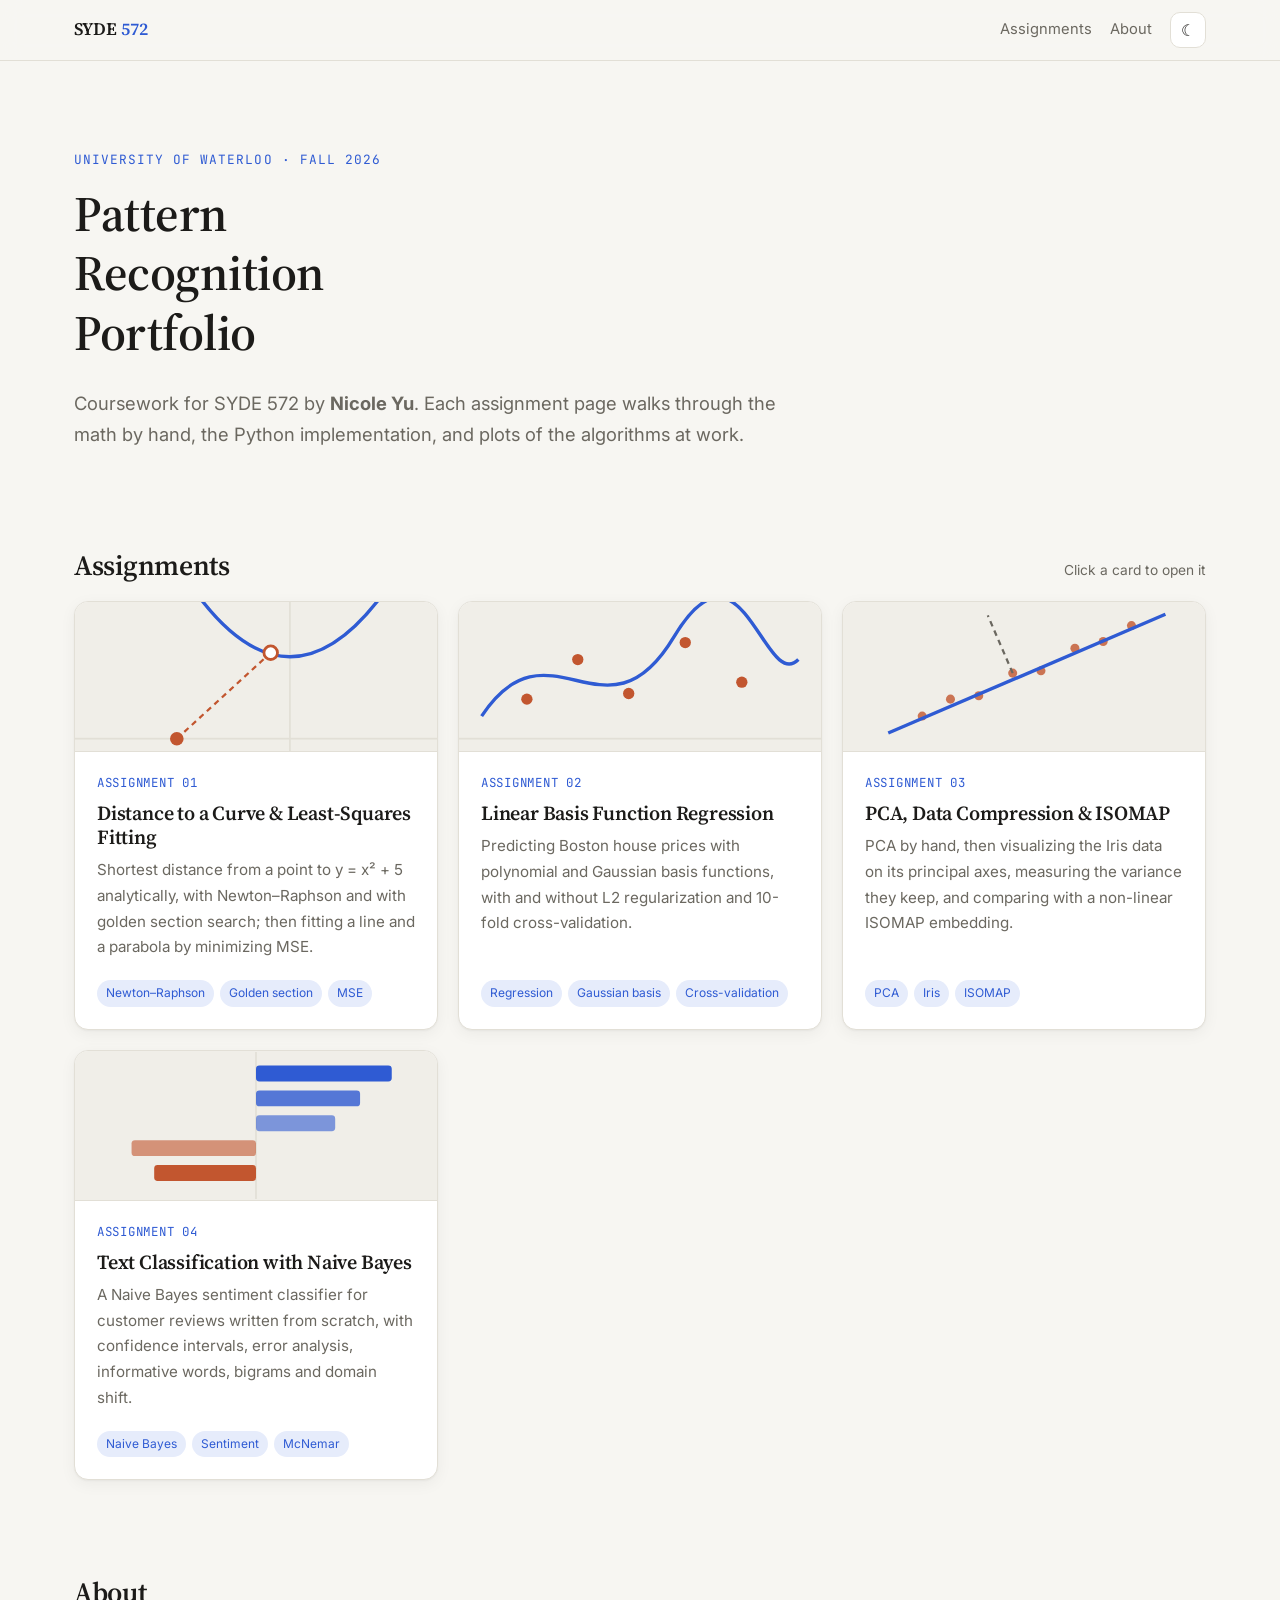
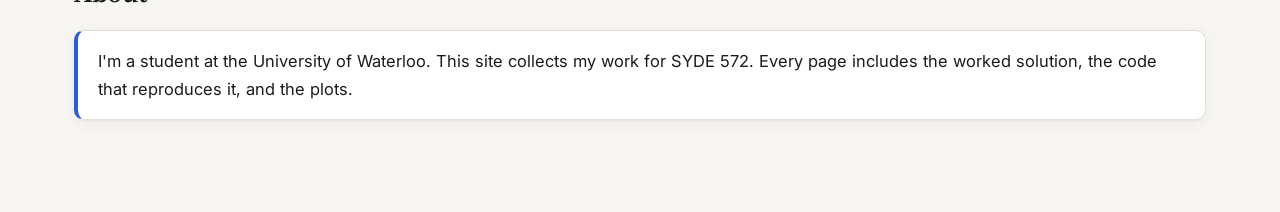
<file: index.html>
<!DOCTYPE html>
<html lang="en">

<head>
  <meta charset="utf-8">
  <meta name="viewport" content="width=device-width, initial-scale=1">
  <title>SYDE 572 Portfolio</title>
  <meta name="description" content="Assignment portfolio for SYDE 572: Introduction to Pattern Recognition.">
  <link rel="preconnect" href="https://fonts.googleapis.com">
  <link rel="preconnect" href="https://fonts.gstatic.com" crossorigin>
  <link
    href="https://fonts.googleapis.com/css2?family=Inter:wght@400;500;600&family=JetBrains+Mono:wght@400;600&family=Source+Serif+4:opsz,wght@8..60,500;8..60,600&display=swap"
    rel="stylesheet">
  <link rel="stylesheet" href="style.css">
  <script src="site.js"></script>
</head>

<body>

  <header class="topbar">
    <div class="topbar-inner">
      <a class="brand" href="./">SYDE <span>572</span></a>
      <nav class="nav">
        <a class="hide-sm" href="#assignments">Assignments</a>
        <a class="hide-sm" href="#about">About</a>
        <button class="theme-toggle" type="button" aria-label="Toggle theme">☾</button>
      </nav>
    </div>
  </header>

  <main>
    <section class="hero container">
      <div class="eyebrow">University of Waterloo · Fall 2026</div>
      <!-- EDIT: your name -->
      <h1>Pattern Recognition Portfolio</h1>
      <p class="lede">
        Coursework for SYDE 572 by <strong>Nicole Yu</strong>. Each assignment page walks through the
        math by hand, the Python implementation, and plots of the algorithms at work.
      </p>
    </section>

    <section class="container" id="assignments">
      <div class="section-title">
        <h2>Assignments</h2>
        <small>Click a card to open it</small>
      </div>

      <div class="cards">
        <a class="card" href="./A1/">
          <div class="card-art" aria-hidden="true">
            <svg viewBox="0 0 320 150" preserveAspectRatio="xMidYMid slice">
              <line x1="0" y1="130" x2="320" y2="130" stroke="var(--border)" stroke-width="1.5" />
              <line x1="190" y1="0" x2="190" y2="150" stroke="var(--border)" stroke-width="1.5" />
              <path d="M110 5 Q190 110 270 5" fill="none" stroke="var(--accent)" stroke-width="3" />
              <line x1="90" y1="130" x2="173" y2="54" stroke="var(--accent-2)" stroke-width="2"
                stroke-dasharray="5 4" />
              <circle cx="90" cy="130" r="6" fill="var(--accent-2)" />
              <circle cx="173" cy="54" r="6" fill="var(--surface)" stroke="var(--accent-2)" stroke-width="2.5" />
            </svg>
          </div>
          <div class="card-body">
            <div class="card-num">ASSIGNMENT 01</div>
            <h3>Distance to a Curve &amp; Least-Squares Fitting</h3>
            <p>Shortest distance from a point to y = x² + 5 analytically, with Newton–Raphson and with golden section
              search; then fitting a line and a parabola by minimizing MSE.</p>
            <div class="tags">
              <span class="tag">Newton–Raphson</span>
              <span class="tag">Golden section</span>
              <span class="tag">MSE</span>
            </div>
          </div>
        </a>

        <a class="card" href="./A2/">
          <div class="card-art" aria-hidden="true">
            <svg viewBox="0 0 320 150" preserveAspectRatio="xMidYMid slice">
              <line x1="0" y1="130" x2="320" y2="130" stroke="var(--border)" stroke-width="1.5" />
              <g fill="var(--accent-2)">
                <circle cx="60" cy="95" r="5" />
                <circle cx="105" cy="60" r="5" />
                <circle cx="150" cy="90" r="5" />
                <circle cx="200" cy="45" r="5" />
                <circle cx="250" cy="80" r="5" />
              </g>
              <path d="M20 110 C80 20 130 140 190 40 S270 90 300 60" fill="none" stroke="var(--accent)" stroke-width="3" />
            </svg>
          </div>
          <div class="card-body">
            <div class="card-num">ASSIGNMENT 02</div>
            <h3>Linear Basis Function Regression</h3>
            <p>Predicting Boston house prices with polynomial and Gaussian basis functions, with and without L2
              regularization and 10-fold cross-validation.</p>
            <div class="tags">
              <span class="tag">Regression</span>
              <span class="tag">Gaussian basis</span>
              <span class="tag">Cross-validation</span>
            </div>
          </div>
        </a>

        <a class="card" href="./A3/">
          <div class="card-art" aria-hidden="true">
            <svg viewBox="0 0 320 150" preserveAspectRatio="xMidYMid slice">
              <g fill="var(--accent-2)" opacity=".8">
                <circle cx="70" cy="110" r="4" /><circle cx="95" cy="95" r="4" /><circle cx="120" cy="92" r="4" />
                <circle cx="150" cy="72" r="4" /><circle cx="175" cy="70" r="4" /><circle cx="205" cy="50" r="4" />
                <circle cx="230" cy="44" r="4" /><circle cx="255" cy="30" r="4" />
              </g>
              <line x1="40" y1="125" x2="285" y2="20" stroke="var(--accent)" stroke-width="3" />
              <line x1="150" y1="72" x2="128" y2="21" stroke="var(--muted)" stroke-width="2" stroke-dasharray="5 4" />
            </svg>
          </div>
          <div class="card-body">
            <div class="card-num">ASSIGNMENT 03</div>
            <h3>PCA, Data Compression &amp; ISOMAP</h3>
            <p>PCA by hand, then visualizing the Iris data on its principal axes, measuring the variance they keep, and
              comparing with a non-linear ISOMAP embedding.</p>
            <div class="tags">
              <span class="tag">PCA</span>
              <span class="tag">Iris</span>
              <span class="tag">ISOMAP</span>
            </div>
          </div>
        </a>
        <a class="card" href="./A4/">
          <div class="card-art" aria-hidden="true">
            <svg viewBox="0 0 320 150" preserveAspectRatio="xMidYMid slice">
              <line x1="160" y1="10" x2="160" y2="140" stroke="var(--border)" stroke-width="1.5" />
              <rect x="160" y="22" width="120" height="14" rx="3" fill="var(--accent)" />
              <rect x="160" y="44" width="92" height="14" rx="3" fill="var(--accent)" opacity=".8" />
              <rect x="160" y="66" width="70" height="14" rx="3" fill="var(--accent)" opacity=".6" />
              <rect x="50" y="88" width="110" height="14" rx="3" fill="var(--accent-2)" opacity=".6" />
              <rect x="70" y="110" width="90" height="14" rx="3" fill="var(--accent-2)" />
            </svg>
          </div>
          <div class="card-body">
            <div class="card-num">ASSIGNMENT 04</div>
            <h3>Text Classification with Naive Bayes</h3>
            <p>A Naive Bayes sentiment classifier for customer reviews written from scratch, with confidence
              intervals, error analysis, informative words, bigrams and domain shift.</p>
            <div class="tags">
              <span class="tag">Naive Bayes</span>
              <span class="tag">Sentiment</span>
              <span class="tag">McNemar</span>
            </div>
          </div>
        </a>
      </div>
    </section>

    <section class="container" id="about" style="padding-bottom:72px">
      <div class="section-title">
        <h2>About</h2>
      </div>
      <div class="callout">
        <!-- EDIT: a sentence or two about you -->
        <p>I'm a student at the University of Waterloo. This site collects my work for SYDE 572. Every page includes the
          worked solution, the code that reproduces it, and the plots.</p>
      </div>
    </section>
  </main>

</body>

</html>
</file>
<file: style.css>
/* ============================================================
   SYDE 572 portfolio — shared styles
   Used by /index.html and every assignment page (../style.css)
   ============================================================ */

:root {
    --bg: #f7f6f2;
    --surface: #ffffff;
    --surface-2: #f0eee8;
    --text: #1c1b19;
    --muted: #6b6860;
    --border: #e2dfd6;
    --accent: #2f5bd3;
    --accent-soft: #e6ecfb;
    --accent-2: #c2562f;
    --good: #2e7d4f;
    --todo-bg: #fff7e0;
    --todo-border: #e8c766;
    --todo-text: #7a5a00;
    --code-bg: #1e1f24;
    --shadow: 0 1px 2px rgba(20, 20, 15, .04), 0 4px 16px rgba(20, 20, 15, .05);
    --radius: 14px;
    --maxw: 1180px;
    --serif: "Source Serif 4", Georgia, "Times New Roman", serif;
    --sans: "Inter", system-ui, -apple-system, "Segoe UI", sans-serif;
    --mono: "JetBrains Mono", ui-monospace, "SFMono-Regular", Menlo, monospace;
    color-scheme: light;
}

:root[data-theme="dark"] {
    --bg: #121316;
    --surface: #1a1c20;
    --surface-2: #22252a;
    --text: #ebe9e4;
    --muted: #9a978f;
    --border: #2e3137;
    --accent: #7ea2ff;
    --accent-soft: #1f2a45;
    --accent-2: #f08a5d;
    --good: #6fcf97;
    --todo-bg: #2b2616;
    --todo-border: #6b5a22;
    --todo-text: #e9cf7a;
    --code-bg: #0e0f12;
    --shadow: 0 1px 2px rgba(0, 0, 0, .3), 0 4px 16px rgba(0, 0, 0, .25);
    color-scheme: dark;
}

@media (prefers-color-scheme: dark) {
    :root:not([data-theme="light"]) {
        --bg: #121316;
        --surface: #1a1c20;
        --surface-2: #22252a;
        --text: #ebe9e4;
        --muted: #9a978f;
        --border: #2e3137;
        --accent: #7ea2ff;
        --accent-soft: #1f2a45;
        --accent-2: #f08a5d;
        --good: #6fcf97;
        --todo-bg: #2b2616;
        --todo-border: #6b5a22;
        --todo-text: #e9cf7a;
        --code-bg: #0e0f12;
        --shadow: 0 1px 2px rgba(0, 0, 0, .3), 0 4px 16px rgba(0, 0, 0, .25);
        color-scheme: dark;
    }
}

* {
    box-sizing: border-box;
}

html {
    scroll-behavior: smooth;
    scroll-padding-top: 80px;
}

body {
    margin: 0;
    background: var(--bg);
    color: var(--text);
    font-family: var(--sans);
    font-size: 16.5px;
    line-height: 1.7;
    -webkit-font-smoothing: antialiased;
}

a {
    color: var(--accent);
    text-decoration: none;
}

a:hover {
    text-decoration: underline;
    text-underline-offset: 3px;
}

h1,
h2,
h3,
h4 {
    font-family: var(--serif);
    font-weight: 600;
    line-height: 1.2;
    letter-spacing: -0.01em;
    margin: 0 0 .5em;
}

h1 {
    font-size: clamp(2rem, 4.5vw, 3.1rem);
}

h2 {
    font-size: 1.75rem;
}

h3 {
    font-size: 1.3rem;
    margin-top: 1.8em;
}

h4 {
    font-size: 1.05rem;
    font-family: var(--sans);
    margin-top: 1.4em;
}

p {
    margin: 0 0 1em;
}

code {
    font-family: var(--mono);
    font-size: .88em;
    background: var(--surface-2);
    padding: .1em .35em;
    border-radius: 5px;
}

/* ---------- Top bar ---------- */
.topbar {
    position: sticky;
    top: 0;
    z-index: 20;
    background: color-mix(in srgb, var(--bg) 85%, transparent);
    backdrop-filter: blur(10px);
    -webkit-backdrop-filter: blur(10px);
    border-bottom: 1px solid var(--border);
}

.topbar-inner {
    max-width: var(--maxw);
    margin: 0 auto;
    padding: 12px 24px;
    display: flex;
    align-items: center;
    justify-content: space-between;
    gap: 16px;
}

.brand {
    font-family: var(--serif);
    font-weight: 600;
    font-size: 1.1rem;
    color: var(--text);
}

.brand span {
    color: var(--accent);
}

.nav {
    display: flex;
    align-items: center;
    gap: 18px;
    font-size: .92rem;
}

.nav a {
    color: var(--muted);
}

.nav a:hover,
.nav a.active {
    color: var(--text);
    text-decoration: none;
}

.theme-toggle {
    border: 1px solid var(--border);
    background: var(--surface);
    color: var(--text);
    width: 36px;
    height: 36px;
    border-radius: 10px;
    cursor: pointer;
    display: inline-grid;
    place-items: center;
    font-size: 1rem;
}

.theme-toggle:hover {
    border-color: var(--accent);
}

/* ---------- Layout ---------- */
.container {
    max-width: var(--maxw);
    margin: 0 auto;
    padding: 0 24px;
}

/* ---------- Home: hero ---------- */
.hero {
    padding-top: 88px;
    padding-bottom: 56px;
}

.eyebrow {
    font-family: var(--mono);
    font-size: .8rem;
    letter-spacing: .08em;
    text-transform: uppercase;
    color: var(--accent);
    margin-bottom: 14px;
}

.hero h1 {
    max-width: 16ch;
}

.hero .lede {
    font-size: 1.15rem;
    color: var(--muted);
    max-width: 60ch;
    margin-top: 18px;
}

.hero-meta {
    display: flex;
    flex-wrap: wrap;
    gap: 10px;
    margin-top: 26px;
}

.chip {
    display: inline-flex;
    align-items: center;
    gap: 6px;
    font-size: .85rem;
    padding: 6px 12px;
    border-radius: 999px;
    background: var(--surface);
    border: 1px solid var(--border);
    color: var(--muted);
}

/* ---------- Home: assignment cards ---------- */
.section-title {
    display: flex;
    align-items: baseline;
    justify-content: space-between;
    margin: 24px 0 18px;
}

.section-title h2 {
    margin: 0;
}

.section-title small {
    color: var(--muted);
}

.cards {
    display: grid;
    grid-template-columns: repeat(auto-fill, minmax(300px, 1fr));
    gap: 20px;
    padding-bottom: 72px;
}

.card {
    position: relative;
    display: flex;
    flex-direction: column;
    background: var(--surface);
    border: 1px solid var(--border);
    border-radius: var(--radius);
    box-shadow: var(--shadow);
    overflow: hidden;
    color: var(--text);
    transition: transform .18s ease, border-color .18s ease;
}

a.card:hover {
    transform: translateY(-3px);
    border-color: var(--accent);
    text-decoration: none;
}

.card-art {
    height: 150px;
    background: var(--surface-2);
    border-bottom: 1px solid var(--border);
}

.card-art svg {
    width: 100%;
    height: 100%;
    display: block;
}

.card-body {
    padding: 20px 22px 22px;
    display: flex;
    flex-direction: column;
    gap: 8px;
    flex: 1;
}

.card-num {
    font-family: var(--mono);
    font-size: .78rem;
    color: var(--accent);
    letter-spacing: .06em;
}

.card h3 {
    margin: 0;
    font-size: 1.25rem;
}

.card p {
    color: var(--muted);
    font-size: .95rem;
    margin: 0;
}

.card .tags {
    display: flex;
    flex-wrap: wrap;
    gap: 6px;
    margin-top: auto;
    padding-top: 12px;
}

.tag {
    font-size: .75rem;
    padding: 3px 9px;
    border-radius: 999px;
    background: var(--accent-soft);
    color: var(--accent);
}

.card.disabled {
    opacity: .55;
}

.card.disabled .tag {
    background: var(--surface-2);
    color: var(--muted);
}

/* ---------- Assignment page ---------- */
.page-header {
    padding: 56px 0 36px;
    border-bottom: 1px solid var(--border);
    margin-bottom: 40px;
}

.crumbs {
    font-size: .88rem;
    color: var(--muted);
    margin-bottom: 18px;
}

.crumbs a {
    color: var(--muted);
}

.page-header .lede {
    color: var(--muted);
    font-size: 1.1rem;
    max-width: 70ch;
}

.doc {
    display: grid;
    grid-template-columns: 230px minmax(0, 1fr);
    gap: 56px;
    padding-bottom: 96px;
}

.toc {
    position: sticky;
    top: 84px;
    align-self: start;
    max-height: calc(100vh - 100px);
    overflow: auto;
    font-size: .9rem;
}

.toc-title {
    font-family: var(--mono);
    font-size: .75rem;
    text-transform: uppercase;
    letter-spacing: .08em;
    color: var(--muted);
    margin-bottom: 10px;
}

.toc ol {
    list-style: none;
    margin: 0;
    padding: 0;
}

.toc li {
    margin: 0;
}

.toc a {
    display: block;
    color: var(--muted);
    padding: 4px 10px;
    border-left: 2px solid var(--border);
}

.toc a:hover {
    color: var(--text);
    text-decoration: none;
}

.toc a.active {
    color: var(--accent);
    border-left-color: var(--accent);
}

.toc ol ol a {
    padding-left: 22px;
    font-size: .86rem;
}

.toc .part {
    margin-top: 14px;
    font-weight: 600;
    color: var(--text);
}

.content {
    min-width: 0;
}

.content>section {
    margin-bottom: 72px;
}

.part-label {
    font-family: var(--mono);
    font-size: .8rem;
    letter-spacing: .08em;
    text-transform: uppercase;
    color: var(--accent-2);
    margin-bottom: 6px;
}

.content h2 {
    padding-bottom: 12px;
    border-bottom: 1px solid var(--border);
    margin-bottom: 24px;
}

.content section section {
    margin-top: 44px;
}

/* Callouts */
.callout {
    background: var(--surface);
    border: 1px solid var(--border);
    border-left: 4px solid var(--accent);
    border-radius: 10px;
    padding: 16px 20px;
    margin: 20px 0;
    box-shadow: var(--shadow);
}

.callout-title {
    font-weight: 600;
    font-size: .9rem;
    margin-bottom: 6px;
    color: var(--accent);
}

.callout p:last-child {
    margin-bottom: 0;
}

/* Equation blocks */
.eq {
    background: var(--surface);
    border: 1px solid var(--border);
    border-radius: 10px;
    padding: 14px 18px;
    margin: 18px 0;
    overflow-x: auto;
}

.eq .katex-display {
    margin: .4em 0;
}

/* Placeholders for your own content */
.todo {
    background: var(--todo-bg);
    border: 1px dashed var(--todo-border);
    color: var(--todo-text);
    border-radius: 10px;
    padding: 12px 16px;
    margin: 16px 0;
    font-size: .93rem;
}

.todo::before {
    content: "✎ YOUR CONTENT — ";
    font-family: var(--mono);
    font-size: .72rem;
    letter-spacing: .06em;
    font-weight: 600;
}

/* Figures */
.figure-grid {
    display: grid;
    grid-template-columns: repeat(auto-fill, minmax(300px, 1fr));
    gap: 20px;
    margin: 22px 0;
}

.figure-grid.two {
    grid-template-columns: repeat(auto-fill, minmax(420px, 1fr));
}

figure {
    margin: 0;
    background: var(--surface);
    border: 1px solid var(--border);
    border-radius: var(--radius);
    overflow: hidden;
    box-shadow: var(--shadow);
}

figure img {
    display: block;
    width: 100%;
    height: auto;
    max-height: 520px;
    object-fit: contain;
    background: #fff;
    cursor: zoom-in;
}

figcaption {
    padding: 12px 16px;
    font-size: .88rem;
    color: var(--muted);
    border-top: 1px solid var(--border);
}

figcaption b {
    color: var(--text);
    font-weight: 600;
}

.img-missing {
    display: grid;
    place-items: center;
    text-align: center;
    aspect-ratio: 4 / 3;
    background: repeating-linear-gradient(45deg, var(--surface-2), var(--surface-2) 10px, var(--surface) 10px, var(--surface) 20px);
    color: var(--muted);
    font-family: var(--mono);
    font-size: .8rem;
    padding: 16px;
}

/* Lightbox */
.lightbox {
    position: fixed;
    inset: 0;
    z-index: 50;
    display: none;
    place-items: center;
    background: rgba(10, 10, 12, .85);
    padding: 24px;
    cursor: zoom-out;
}

.lightbox.open {
    display: grid;
}

.lightbox img {
    max-width: 100%;
    max-height: 100%;
    border-radius: 8px;
    background: #fff;
}

/* Tables */
.table-wrap {
    overflow-x: auto;
    margin: 20px 0;
    border: 1px solid var(--border);
    border-radius: var(--radius);
    background: var(--surface);
    box-shadow: var(--shadow);
}

table {
    width: 100%;
    border-collapse: collapse;
    font-size: .92rem;
}

th,
td {
    padding: 10px 14px;
    text-align: right;
    border-bottom: 1px solid var(--border);
    white-space: nowrap;
}

th:first-child,
td:first-child {
    text-align: left;
}

thead th {
    background: var(--surface-2);
    font-weight: 600;
    font-size: .85rem;
    color: var(--muted);
}

tbody tr:last-child td {
    border-bottom: none;
}

tbody tr:hover {
    background: var(--accent-soft);
}

td.num {
    font-family: var(--mono);
    font-size: .88rem;
}

th.group {
    text-align: center;
    border-left: 1px solid var(--border);
}

td.sep,
th.sep {
    border-left: 1px solid var(--border);
}

/* Collapsible blocks (hand work, code) */
details {
    background: var(--surface);
    border: 1px solid var(--border);
    border-radius: var(--radius);
    margin: 18px 0;
    box-shadow: var(--shadow);
    overflow: hidden;
}

summary {
    cursor: pointer;
    padding: 14px 18px;
    font-weight: 600;
    list-style: none;
    display: flex;
    align-items: center;
    gap: 10px;
}

summary::-webkit-details-marker {
    display: none;
}

summary::before {
    content: "▸";
    color: var(--accent);
    transition: transform .15s ease;
}

details[open] summary::before {
    transform: rotate(90deg);
}

summary .hint {
    margin-left: auto;
    font-weight: 400;
    font-size: .82rem;
    color: var(--muted);
}

.details-body {
    padding: 0 18px 18px;
}

/* Code */
pre {
    margin: 0;
    background: var(--code-bg);
    color: #e6e6e6;
    border-radius: 10px;
    padding: 16px 18px;
    overflow-x: auto;
    font-size: .84rem;
    line-height: 1.6;
}

pre code {
    background: none;
    padding: 0;
    font-size: inherit;
}

.code-block {
    position: relative;
}

.copy-btn {
    position: absolute;
    top: 8px;
    right: 8px;
    font-family: var(--sans);
    font-size: .75rem;
    background: rgba(255, 255, 255, .08);
    color: #ddd;
    border: 1px solid rgba(255, 255, 255, .15);
    border-radius: 6px;
    padding: 4px 9px;
    cursor: pointer;
}

.copy-btn:hover {
    background: rgba(255, 255, 255, .16);
}

/* Method comparison mini-cards */
.method-cards {
    display: grid;
    grid-template-columns: repeat(auto-fit, minmax(220px, 1fr));
    gap: 16px;
    margin: 22px 0;
}

.method {
    background: var(--surface);
    border: 1px solid var(--border);
    border-radius: var(--radius);
    padding: 18px;
    box-shadow: var(--shadow);
}

.method .k {
    font-family: var(--mono);
    font-size: .74rem;
    letter-spacing: .06em;
    text-transform: uppercase;
    color: var(--accent);
}

.method h4 {
    margin: 6px 0 6px;
}

.method p {
    font-size: .92rem;
    color: var(--muted);
    margin: 0;
}

/* Footer */
footer {
    border-top: 1px solid var(--border);
    padding: 28px 0 40px;
    color: var(--muted);
    font-size: .88rem;
}

footer .container {
    display: flex;
    flex-wrap: wrap;
    justify-content: space-between;
    gap: 12px;
}

/* ---------- Tabs (assignment pages) ---------- */
html:has(.tabs) {
    scroll-padding-top: 150px;
}

.page-header:has(+ .tabs) {
    border-bottom: none;
    margin-bottom: 0;
    padding-bottom: 28px;
}

.tabs {
    position: sticky;
    top: 61px;
    z-index: 15;
    display: grid;
    grid-template-columns: repeat(4, minmax(0, 1fr));
    gap: 6px;
    padding: 10px 0;
    margin-bottom: 40px;
    background: color-mix(in srgb, var(--bg) 88%, transparent);
    backdrop-filter: blur(10px);
    -webkit-backdrop-filter: blur(10px);
    border-bottom: 1px solid var(--border);
}

.tab {
    display: flex;
    flex-direction: column;
    gap: 2px;
    padding: 10px 14px;
    border: 1px solid var(--border);
    border-radius: 10px;
    background: var(--surface);
    color: var(--text);
    font-weight: 600;
    font-size: .95rem;
    line-height: 1.25;
    transition: border-color .15s ease, background .15s ease;
}

.tab:hover {
    text-decoration: none;
    border-color: var(--accent);
}

.tab .tab-k {
    font-family: var(--mono);
    font-size: .7rem;
    font-weight: 400;
    letter-spacing: .08em;
    text-transform: uppercase;
    color: var(--muted);
}

.tab.active {
    background: var(--accent-soft);
    border-color: var(--accent);
    color: var(--accent);
}

.tab.active .tab-k {
    color: var(--accent);
}

/* One panel at a time on screen (all panels show when JS is off) */
html:has(.tab-panel.active) .tab-panel:not(.active) {
    display: none;
}

.content>.tab-panel {
    margin-bottom: 72px;
}

/* Scanned hand work: big enough to read */
.figure-grid.scans {
    grid-template-columns: repeat(auto-fill, minmax(460px, 1fr));
}

.figure-grid.scans img {
    max-height: 900px;
}

/* Wide multi-panel plots: one per row */
.figure-grid.wide {
    grid-template-columns: 1fr;
}

/* ---------- Responsive ---------- */
@media (max-width: 900px) {
    .doc {
        grid-template-columns: 1fr;
        gap: 0;
    }

    .toc {
        display: none;
    }

    .figure-grid.two,
    .figure-grid.scans {
        grid-template-columns: 1fr;
    }

    .tabs {
        grid-template-columns: repeat(2, minmax(0, 1fr));
    }
}

@media (max-width: 560px) {
    body {
        font-size: 16px;
    }

    .container,
    .topbar-inner {
        padding-left: 16px;
        padding-right: 16px;
    }

    .hero {
        padding-top: 56px;
        padding-bottom: 36px;
    }

    .nav .hide-sm {
        display: none;
    }

    .figure-grid {
        grid-template-columns: 1fr;
    }
}

/* ---------- Print / "Save as PDF" for the learn submission ---------- */
@media print {
    @page {
        size: letter;
        margin: 14mm 12mm;
    }

    :root {
        --bg: #fff;
        --surface: #fff;
        --surface-2: #f3f3f3;
        --text: #000;
        --muted: #444;
        --border: #ccc;
        --accent-soft: #eef2fc;
        --shadow: none;
    }

    html {
        -webkit-print-color-adjust: exact;
        print-color-adjust: exact;
    }

    .topbar,
    .toc,
    .tabs,
    .theme-toggle,
    .copy-btn,
    .lightbox {
        display: none !important;
    }

    .doc {
        display: block;
        padding-bottom: 0;
    }

    body {
        font-size: 10.5pt;
    }

    .page-header {
        padding-top: 0;
    }

    /* Every tab prints, each starting on a new page */
    .tab-panel,
    html:has(.tab-panel.active) .tab-panel:not(.active) {
        display: block !important;
        break-before: page;
    }

    .content>.tab-panel:first-child {
        break-before: auto;
    }

    #references {
        break-before: page;
    }

    .pdf-link {
        display: none !important;
    }

    .table-wrap {
        overflow: visible;
    }

    th,
    td {
        padding: 5px 8px;
        font-size: 8.5pt;
    }

    details {
        break-inside: auto;
    }

    summary::before {
        content: none;
    }

    h2,
    h3,
    h4,
    summary {
        break-after: avoid;
    }

    figure,
    .eq,
    .table-wrap,
    .callout,
    .method {
        break-inside: avoid;
    }

    .figure-grid,
    .figure-grid.two,
    .figure-grid.scans {
        grid-template-columns: 1fr;
    }

    .figure-grid:not(.scans):not(.wide) {
        grid-template-columns: 1fr 1fr;
    }

    figure img {
        cursor: default;
    }

    .figure-grid.scans img {
        max-height: 225mm;
    }

    /* Code stays dark (matches the site), wrapped so nothing is cut off */
    pre {
        white-space: pre-wrap;
        word-break: break-word;
        font-size: 8pt;
    }

    a {
        color: #000;
    }
}
</file>
